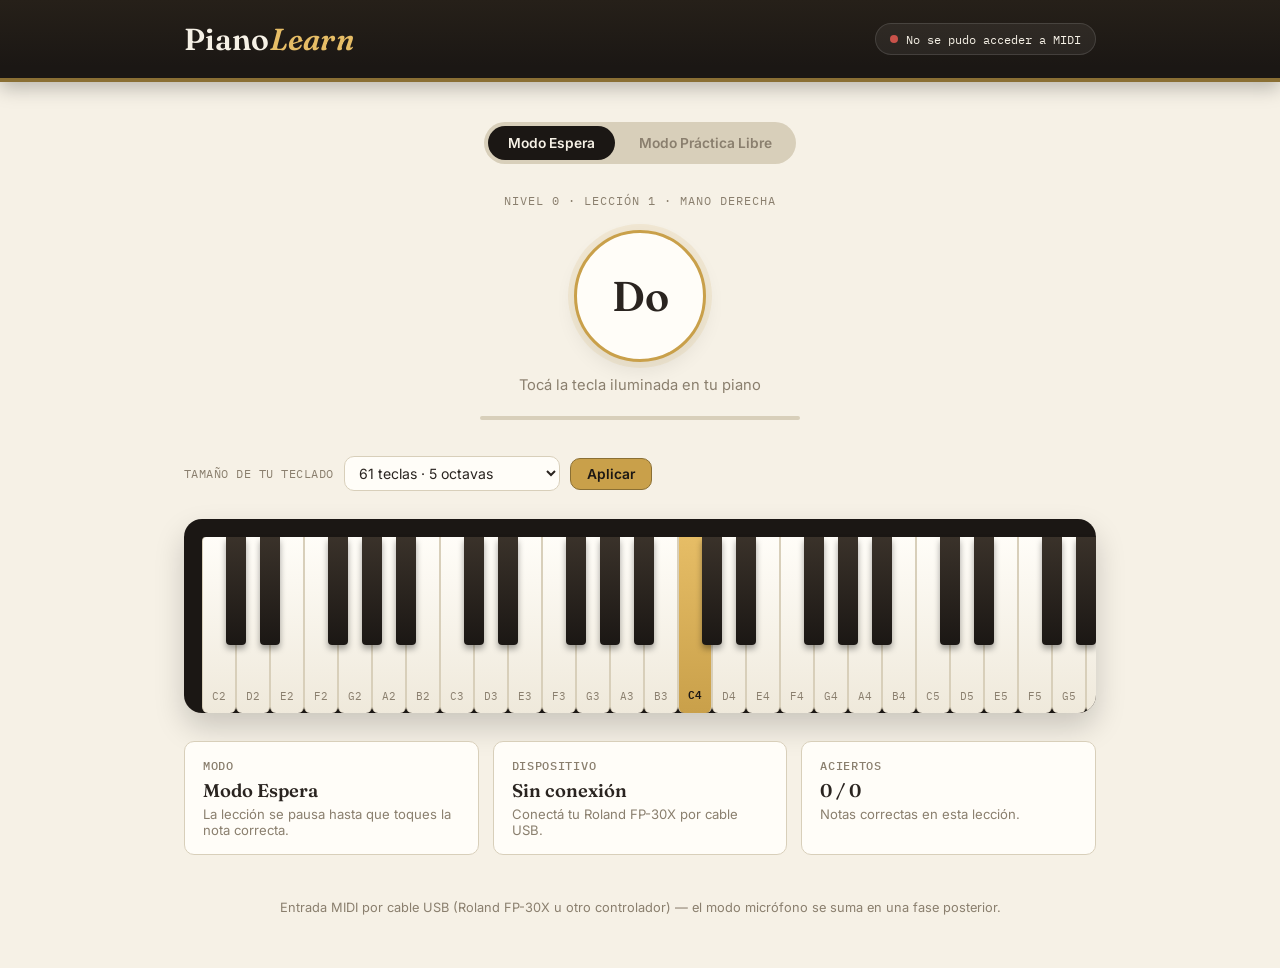
<file: index.html>
<!DOCTYPE html>
<html lang="es">
<head>
<meta charset="UTF-8" />
<meta name="viewport" content="width=device-width, initial-scale=1.0" />
<title>PianoLearn — Nivel 0</title>
<link rel="preconnect" href="https://fonts.googleapis.com">
<link rel="preconnect" href="https://fonts.gstatic.com" crossorigin>
<link href="https://fonts.googleapis.com/css2?family=Fraunces:opsz,wght@9..144,400;9..144,600;9..144,700&family=Inter:wght@400;500;600;700&family=IBM+Plex+Mono:wght@400;500&display=swap" rel="stylesheet">
<link rel="stylesheet" href="css/styles.css" />
</head>
<body>

  <header class="fallboard">
    <div class="fallboard__inner">
      <h1 class="brand">Piano<span>Learn</span></h1>
      <div class="status-pill" id="midiStatus" data-state="searching">
        <span class="status-dot"></span>
        <span class="status-text">Buscando piano MIDI…</span>
      </div>
    </div>
  </header>

  <main class="stage">

    <div class="mode-switch" id="modeSwitch" role="group" aria-label="Modalidad de aprendizaje">
      <button type="button" class="mode-switch__btn" data-mode="wait" aria-pressed="true">
        Modo Espera
      </button>
      <button type="button" class="mode-switch__btn" data-mode="free" aria-pressed="false">
        Modo Práctica Libre
      </button>
    </div>

    <section class="lesson-card" aria-live="polite">
      <p class="lesson-eyebrow" id="lessonEyebrow">Nivel 0 · Lección 1 · Mano derecha</p>
      <div class="target-note">
        <span class="target-note__ring" id="targetRing">
          <span class="target-note__label" id="targetLabel">Do</span>
        </span>
        <p class="target-note__hint" id="targetHint">Tocá la tecla iluminada en tu piano</p>
      </div>
      <div class="progress-track" id="progressTrack" aria-hidden="true">
        <div class="progress-fill" id="progressFill"></div>
      </div>
    </section>

    <section class="keyboard-controls">
      <label for="keySizeSelect">Tamaño de tu teclado</label>
      <select id="keySizeSelect">
        <option value="25">25 teclas · 2 octavas</option>
        <option value="37">37 teclas · 3 octavas</option>
        <option value="49">49 teclas · 4 octavas</option>
        <option value="61" selected>61 teclas · 5 octavas</option>
        <option value="76">76 teclas</option>
        <option value="88">88 teclas · piano completo</option>
        <option value="custom">Otra cantidad…</option>
      </select>
      <input type="number" id="keyCountCustom" min="12" max="108" value="61" style="display:none" aria-label="Cantidad de teclas personalizada" />
      <button type="button" id="applyKeyboardSize">Aplicar</button>
      <p class="keyboard-controls__note" id="keyboardAutoNote"></p>
    </section>

    <section class="keyboard-wrap">
      <div class="keyboard" id="keyboard" role="img" aria-label="Teclado virtual de piano"></div>
    </section>

    <section class="panel-row">
      <div class="panel">
        <h2>Modo</h2>
        <p id="modeLabel">Modo Espera</p>
        <p class="panel__sub" id="modeSub">La lección se pausa hasta que toques la nota correcta.</p>
      </div>
      <div class="panel">
        <h2>Dispositivo</h2>
        <p id="deviceLabel">Sin conexión</p>
        <p class="panel__sub" id="deviceSub">Conectá tu Roland FP-30X por cable USB.</p>
      </div>
      <div class="panel">
        <h2 id="scorePanelTitle">Aciertos</h2>
        <p id="scoreLabel">0 / 0</p>
        <p class="panel__sub" id="scorePanelSub">Notas correctas en esta lección.</p>
      </div>
    </section>

  </main>

  <footer class="site-footer">
    <p>Entrada MIDI por cable USB (Roland FP-30X u otro controlador) — el modo micrófono se suma en una fase posterior.</p>
  </footer>

  <script src="js/midiEngine.js"></script>
  <script src="js/keyboardRenderer.js"></script>
  <script src="js/gameLogic.js"></script>
  <script src="js/app.js"></script>
</body>
</html>
</file>
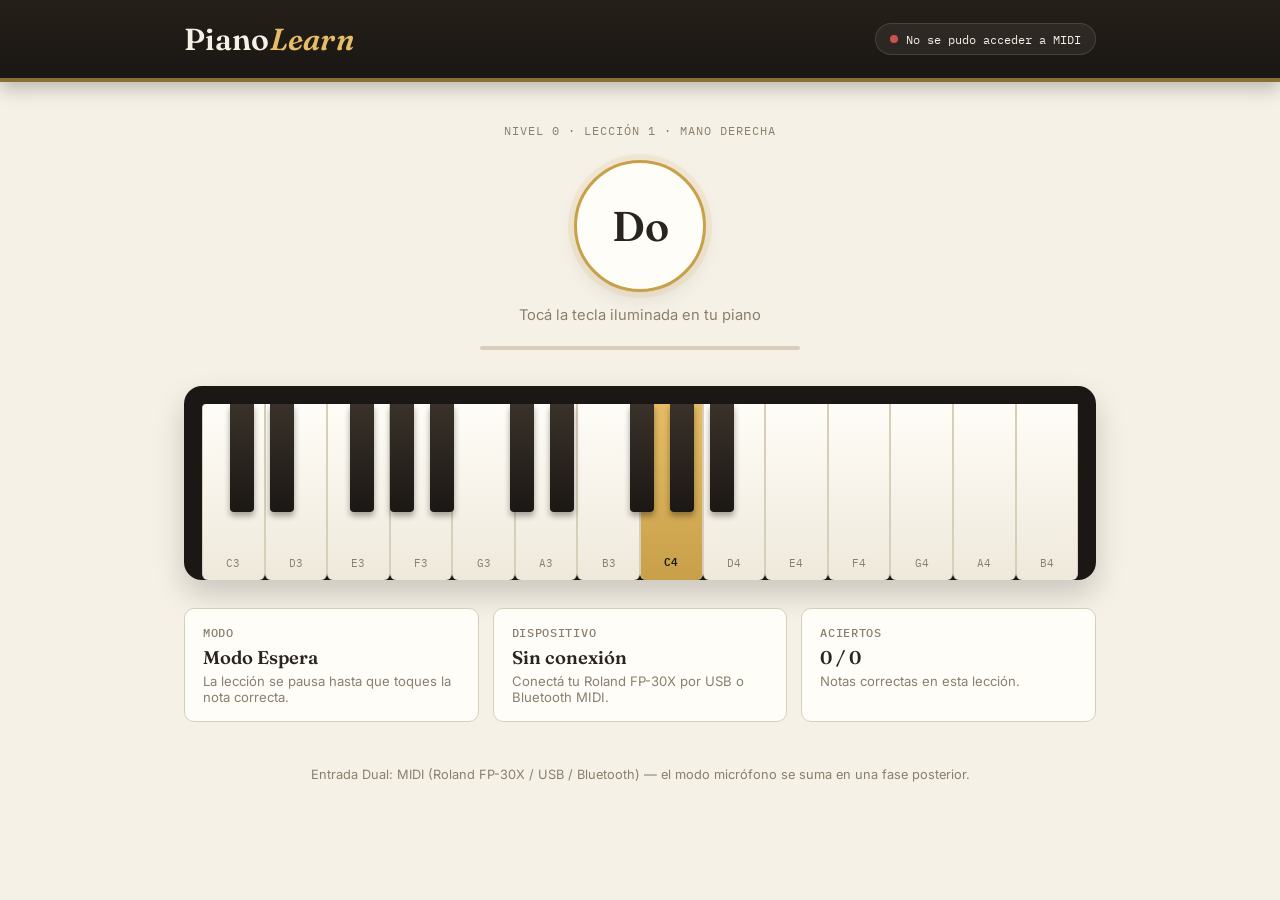
<file: piano-learn-app/index.html>
<!DOCTYPE html>
<html lang="es">
<head>
<meta charset="UTF-8" />
<meta name="viewport" content="width=device-width, initial-scale=1.0" />
<title>PianoLearn — Nivel 0</title>
<link rel="preconnect" href="https://fonts.googleapis.com">
<link rel="preconnect" href="https://fonts.gstatic.com" crossorigin>
<link href="https://fonts.googleapis.com/css2?family=Fraunces:opsz,wght@9..144,400;9..144,600;9..144,700&family=Inter:wght@400;500;600;700&family=IBM+Plex+Mono:wght@400;500&display=swap" rel="stylesheet">
<link rel="stylesheet" href="css/styles.css" />
</head>
<body>

  <header class="fallboard">
    <div class="fallboard__inner">
      <h1 class="brand">Piano<span>Learn</span></h1>
      <div class="status-pill" id="midiStatus" data-state="searching">
        <span class="status-dot"></span>
        <span class="status-text">Buscando piano MIDI…</span>
      </div>
    </div>
  </header>

  <main class="stage">

    <section class="lesson-card" aria-live="polite">
      <p class="lesson-eyebrow" id="lessonEyebrow">Nivel 0 · Lección 1 · Mano derecha</p>
      <div class="target-note">
        <span class="target-note__ring" id="targetRing">
          <span class="target-note__label" id="targetLabel">Do</span>
        </span>
        <p class="target-note__hint" id="targetHint">Tocá la tecla iluminada en tu piano</p>
      </div>
      <div class="progress-track" aria-hidden="true">
        <div class="progress-fill" id="progressFill"></div>
      </div>
    </section>

    <section class="keyboard-wrap">
      <div class="keyboard" id="keyboard" role="img" aria-label="Teclado virtual de piano"></div>
    </section>

    <section class="panel-row">
      <div class="panel">
        <h2>Modo</h2>
        <p id="modeLabel">Modo Espera</p>
        <p class="panel__sub">La lección se pausa hasta que toques la nota correcta.</p>
      </div>
      <div class="panel">
        <h2>Dispositivo</h2>
        <p id="deviceLabel">Sin conexión</p>
        <p class="panel__sub" id="deviceSub">Conectá tu Roland FP-30X por USB o Bluetooth MIDI.</p>
      </div>
      <div class="panel">
        <h2>Aciertos</h2>
        <p id="scoreLabel">0 / 0</p>
        <p class="panel__sub">Notas correctas en esta lección.</p>
      </div>
    </section>

  </main>

  <footer class="site-footer">
    <p>Entrada Dual: MIDI (Roland FP-30X / USB / Bluetooth) — el modo micrófono se suma en una fase posterior.</p>
  </footer>

  <script src="js/midiEngine.js"></script>
  <script src="js/keyboardRenderer.js"></script>
  <script src="js/gameLogic.js"></script>
  <script src="js/app.js"></script>
</body>
</html>
</file>
<file: css/styles.css>
/* ============================================================
   PianoLearn — tokens
   ============================================================ */
:root{
  --ebony: #1b1714;
  --ebony-soft: #262019;
  --ivory: #f6f1e6;
  --ivory-key: #fffdf8;
  --ivory-key-shadow: #d8cfba;
  --brass: #c9a04a;
  --brass-bright: #e6bd66;
  --brass-dim: #8a6f34;
  --ink: #2a2420;
  --muted: #8a7f6e;
  --correct: #4f9d6e;
  --correct-glow: rgba(79,157,110,0.35);
  --wrong: #c9524a;
  --wrong-glow: rgba(201,82,74,0.35);

  --font-display: "Fraunces", serif;
  --font-body: "Inter", sans-serif;
  --font-mono: "IBM Plex Mono", monospace;

  --radius-lg: 18px;
  --radius-md: 10px;
}

*{ box-sizing: border-box; }

@media (prefers-reduced-motion: reduce){
  *{ animation-duration: 0.001ms !important; transition-duration: 0.001ms !important; }
}

html, body{
  margin: 0;
  min-height: 100%;
  background: var(--ivory);
  color: var(--ink);
  font-family: var(--font-body);
}

/* ============================================================
   Fallboard — the header, styled like the wood lid above piano keys
   ============================================================ */
.fallboard{
  background:
    linear-gradient(180deg, var(--ebony-soft) 0%, var(--ebony) 85%);
  border-bottom: 4px solid var(--brass-dim);
  box-shadow: 0 6px 18px rgba(0,0,0,0.25);
}
.fallboard__inner{
  max-width: 960px;
  margin: 0 auto;
  padding: 20px 24px;
  display: flex;
  align-items: center;
  justify-content: space-between;
  gap: 16px;
  flex-wrap: wrap;
}
.brand{
  font-family: var(--font-display);
  font-weight: 600;
  font-size: clamp(1.4rem, 2.4vw, 1.9rem);
  color: var(--ivory);
  margin: 0;
  letter-spacing: 0.01em;
}
.brand span{ color: var(--brass-bright); font-style: italic; }

.status-pill{
  display: flex;
  align-items: center;
  gap: 8px;
  padding: 7px 14px;
  border-radius: 999px;
  background: rgba(255,255,255,0.06);
  border: 1px solid rgba(255,255,255,0.12);
  font-family: var(--font-mono);
  font-size: 0.78rem;
  color: var(--ivory);
}
.status-dot{
  width: 8px; height: 8px; border-radius: 50%;
  background: var(--muted);
  flex-shrink: 0;
}
.status-pill[data-state="connected"] .status-dot{ background: var(--correct); box-shadow: 0 0 8px var(--correct-glow); }
.status-pill[data-state="connected"]{ border-color: rgba(79,157,110,0.35); }
.status-pill[data-state="error"] .status-dot{ background: var(--wrong); }
.status-pill[data-state="searching"] .status-dot{ animation: pulse 1.6s ease-in-out infinite; }

@keyframes pulse{
  0%, 100%{ opacity: 0.4; }
  50%{ opacity: 1; }
}

/* ============================================================
   Stage
   ============================================================ */
.stage{
  max-width: 960px;
  margin: 0 auto;
  padding: 40px 24px 24px;
}

/* ============================================================
   Mode switch — segmented control for learning modalities
   ============================================================ */
.mode-switch{
  display: inline-flex;
  margin: 0 auto 28px;
  padding: 4px;
  background: var(--ivory-key-shadow);
  border-radius: 999px;
  gap: 4px;
}
.stage > .mode-switch{ display: flex; width: max-content; }
.mode-switch__btn{
  font-family: var(--font-body);
  font-weight: 600;
  font-size: 0.86rem;
  padding: 9px 20px;
  border: none;
  border-radius: 999px;
  background: transparent;
  color: var(--muted);
  cursor: pointer;
  transition: background 150ms ease, color 150ms ease;
}
.mode-switch__btn:hover{ color: var(--ink); }
.mode-switch__btn[aria-pressed="true"]{
  background: var(--ebony);
  color: var(--ivory);
}
.mode-switch__btn:focus-visible{
  outline: 2px solid var(--brass);
  outline-offset: 2px;
}

.lesson-card{
  text-align: center;
  margin-bottom: 36px;
}
.lesson-eyebrow{
  font-family: var(--font-mono);
  font-size: 0.78rem;
  letter-spacing: 0.08em;
  text-transform: uppercase;
  color: var(--muted);
  margin: 0 0 22px;
}

.target-note{ display: flex; flex-direction: column; align-items: center; gap: 14px; }
.target-note__ring{
  width: 132px; height: 132px;
  border-radius: 50%;
  display: flex; align-items: center; justify-content: center;
  background: var(--ivory-key);
  border: 3px solid var(--brass);
  box-shadow: 0 0 0 6px rgba(201,160,74,0.12), 0 8px 20px rgba(0,0,0,0.08);
  transition: border-color 220ms ease, box-shadow 220ms ease, background 220ms ease;
}
.target-note__ring[data-feedback="correct"]{
  border-color: var(--correct);
  box-shadow: 0 0 0 6px var(--correct-glow), 0 8px 20px rgba(0,0,0,0.08);
  background: #eef8f1;
}
.target-note__ring[data-feedback="wrong"]{
  border-color: var(--wrong);
  box-shadow: 0 0 0 6px var(--wrong-glow), 0 8px 20px rgba(0,0,0,0.08);
  background: #fbeeed;
}
.target-note__label{
  font-family: var(--font-display);
  font-size: 2.6rem;
  font-weight: 600;
  color: var(--ink);
}
.target-note__hint{
  margin: 0;
  color: var(--muted);
  font-size: 0.92rem;
}

.progress-track{
  max-width: 320px;
  margin: 22px auto 0;
  height: 4px;
  border-radius: 999px;
  background: var(--ivory-key-shadow);
  overflow: hidden;
}
.progress-fill{
  height: 100%;
  width: 0%;
  background: var(--brass);
  transition: width 320ms ease;
}

/* ============================================================
   Keyboard size controls
   ============================================================ */
.keyboard-controls{
  display: flex;
  align-items: center;
  flex-wrap: wrap;
  gap: 10px;
  margin-bottom: 14px;
  font-size: 0.88rem;
}
.keyboard-controls label{
  font-family: var(--font-mono);
  font-size: 0.76rem;
  text-transform: uppercase;
  letter-spacing: 0.04em;
  color: var(--muted);
}
.keyboard-controls select,
.keyboard-controls input[type="number"]{
  font-family: var(--font-body);
  font-size: 0.88rem;
  padding: 7px 10px;
  border-radius: var(--radius-md);
  border: 1px solid var(--ivory-key-shadow);
  background: var(--ivory-key);
  color: var(--ink);
}
.keyboard-controls input[type="number"]{ width: 84px; }
.keyboard-controls button{
  font-family: var(--font-body);
  font-weight: 600;
  font-size: 0.86rem;
  padding: 7px 16px;
  border-radius: var(--radius-md);
  border: 1px solid var(--brass-dim);
  background: var(--brass);
  color: var(--ebony);
  cursor: pointer;
  transition: background 120ms ease;
}
.keyboard-controls button:hover{ background: var(--brass-bright); }
.keyboard-controls button:focus-visible,
.keyboard-controls select:focus-visible,
.keyboard-controls input:focus-visible{
  outline: 2px solid var(--brass-dim);
  outline-offset: 2px;
}
.keyboard-controls__note{
  flex-basis: 100%;
  margin: 4px 0 0;
  color: var(--muted);
  font-size: 0.78rem;
  line-height: 1.4;
}

/* ============================================================
   Keyboard — real proportions, white + black keys
   ============================================================ */
.keyboard-wrap{
  background: var(--ebony);
  border-radius: var(--radius-lg);
  padding: 18px 18px 0;
  box-shadow: 0 14px 30px rgba(0,0,0,0.18);
  overflow-x: auto;
}
.keyboard{
  position: relative;
  display: flex;
  height: 176px;
  /* el ancho real lo fija KeyboardRenderer según la cantidad de teclas */
}
.key{
  position: relative;
  border: none;
  cursor: default;
  transition: background 120ms ease, box-shadow 120ms ease;
}
.key--white{
  /* ancho fijo (no flex-grow): así las negras, posicionadas en px por JS,
     quedan siempre alineadas sin importar cuántas teclas haya en total */
  flex: 0 0 34px;
  width: 34px;
  height: 176px;
  background: linear-gradient(180deg, var(--ivory-key) 0%, #efe9db 100%);
  border-left: 1px solid var(--ivory-key-shadow);
  border-right: 1px solid var(--ivory-key-shadow);
  border-radius: 0 0 6px 6px;
  z-index: 1;
}
.key--white:first-child{ border-top-left-radius: 4px; }
.key--black{
  position: absolute;
  top: 0;
  width: 20px;
  height: 108px;
  background: linear-gradient(180deg, #3a322a 0%, var(--ebony) 100%);
  border-radius: 0 0 4px 4px;
  z-index: 2;
  box-shadow: 0 4px 6px rgba(0,0,0,0.35);
}
.key__label{
  position: absolute;
  bottom: 10px;
  left: 0; right: 0;
  text-align: center;
  font-family: var(--font-mono);
  font-size: 0.68rem;
  color: var(--muted);
  pointer-events: none;
}
.key--black .key__label{ color: rgba(255,255,255,0.45); }

.key--target{ background: linear-gradient(180deg, var(--brass-bright) 0%, var(--brass) 100%); }
.key--target .key__label{ color: var(--ebony); font-weight: 600; }
.key--correct{ background: linear-gradient(180deg, #7fcb9c 0%, var(--correct) 100%); }
.key--wrong{ background: linear-gradient(180deg, #e08a83 0%, var(--wrong) 100%); }

/* ============================================================
   Info panels
   ============================================================ */
.panel-row{
  display: grid;
  grid-template-columns: repeat(3, 1fr);
  gap: 14px;
  margin-top: 28px;
}
.panel{
  background: var(--ivory-key);
  border: 1px solid var(--ivory-key-shadow);
  border-radius: var(--radius-md);
  padding: 16px 18px;
}
.panel h2{
  margin: 0 0 6px;
  font-family: var(--font-mono);
  font-size: 0.72rem;
  letter-spacing: 0.06em;
  text-transform: uppercase;
  color: var(--muted);
  font-weight: 500;
}
.panel p{ margin: 0; }
.panel p:first-of-type + .panel__sub{ margin-top: 4px; }
.panel__sub{ color: var(--muted); font-size: 0.82rem; }
#modeLabel, #deviceLabel, #scoreLabel{
  font-family: var(--font-display);
  font-size: 1.15rem;
  font-weight: 600;
}

.site-footer{
  max-width: 960px;
  margin: 0 auto;
  padding: 8px 24px 40px;
  color: var(--muted);
  font-size: 0.8rem;
  text-align: center;
}

@media (max-width: 640px){
  .panel-row{ grid-template-columns: 1fr; }
  .target-note__ring{ width: 108px; height: 108px; }
  .target-note__label{ font-size: 2.1rem; }
}
</file>
<file: piano-learn-app/css/styles.css>
/* ============================================================
   PianoLearn — tokens
   ============================================================ */
:root{
  --ebony: #1b1714;
  --ebony-soft: #262019;
  --ivory: #f6f1e6;
  --ivory-key: #fffdf8;
  --ivory-key-shadow: #d8cfba;
  --brass: #c9a04a;
  --brass-bright: #e6bd66;
  --brass-dim: #8a6f34;
  --ink: #2a2420;
  --muted: #8a7f6e;
  --correct: #4f9d6e;
  --correct-glow: rgba(79,157,110,0.35);
  --wrong: #c9524a;
  --wrong-glow: rgba(201,82,74,0.35);

  --font-display: "Fraunces", serif;
  --font-body: "Inter", sans-serif;
  --font-mono: "IBM Plex Mono", monospace;

  --radius-lg: 18px;
  --radius-md: 10px;
}

*{ box-sizing: border-box; }

@media (prefers-reduced-motion: reduce){
  *{ animation-duration: 0.001ms !important; transition-duration: 0.001ms !important; }
}

html, body{
  margin: 0;
  min-height: 100%;
  background: var(--ivory);
  color: var(--ink);
  font-family: var(--font-body);
}

/* ============================================================
   Fallboard — the header, styled like the wood lid above piano keys
   ============================================================ */
.fallboard{
  background:
    linear-gradient(180deg, var(--ebony-soft) 0%, var(--ebony) 85%);
  border-bottom: 4px solid var(--brass-dim);
  box-shadow: 0 6px 18px rgba(0,0,0,0.25);
}
.fallboard__inner{
  max-width: 960px;
  margin: 0 auto;
  padding: 20px 24px;
  display: flex;
  align-items: center;
  justify-content: space-between;
  gap: 16px;
  flex-wrap: wrap;
}
.brand{
  font-family: var(--font-display);
  font-weight: 600;
  font-size: clamp(1.4rem, 2.4vw, 1.9rem);
  color: var(--ivory);
  margin: 0;
  letter-spacing: 0.01em;
}
.brand span{ color: var(--brass-bright); font-style: italic; }

.status-pill{
  display: flex;
  align-items: center;
  gap: 8px;
  padding: 7px 14px;
  border-radius: 999px;
  background: rgba(255,255,255,0.06);
  border: 1px solid rgba(255,255,255,0.12);
  font-family: var(--font-mono);
  font-size: 0.78rem;
  color: var(--ivory);
}
.status-dot{
  width: 8px; height: 8px; border-radius: 50%;
  background: var(--muted);
  flex-shrink: 0;
}
.status-pill[data-state="connected"] .status-dot{ background: var(--correct); box-shadow: 0 0 8px var(--correct-glow); }
.status-pill[data-state="connected"]{ border-color: rgba(79,157,110,0.35); }
.status-pill[data-state="error"] .status-dot{ background: var(--wrong); }
.status-pill[data-state="searching"] .status-dot{ animation: pulse 1.6s ease-in-out infinite; }

@keyframes pulse{
  0%, 100%{ opacity: 0.4; }
  50%{ opacity: 1; }
}

/* ============================================================
   Stage
   ============================================================ */
.stage{
  max-width: 960px;
  margin: 0 auto;
  padding: 40px 24px 24px;
}

.lesson-card{
  text-align: center;
  margin-bottom: 36px;
}
.lesson-eyebrow{
  font-family: var(--font-mono);
  font-size: 0.78rem;
  letter-spacing: 0.08em;
  text-transform: uppercase;
  color: var(--muted);
  margin: 0 0 22px;
}

.target-note{ display: flex; flex-direction: column; align-items: center; gap: 14px; }
.target-note__ring{
  width: 132px; height: 132px;
  border-radius: 50%;
  display: flex; align-items: center; justify-content: center;
  background: var(--ivory-key);
  border: 3px solid var(--brass);
  box-shadow: 0 0 0 6px rgba(201,160,74,0.12), 0 8px 20px rgba(0,0,0,0.08);
  transition: border-color 220ms ease, box-shadow 220ms ease, background 220ms ease;
}
.target-note__ring[data-feedback="correct"]{
  border-color: var(--correct);
  box-shadow: 0 0 0 6px var(--correct-glow), 0 8px 20px rgba(0,0,0,0.08);
  background: #eef8f1;
}
.target-note__ring[data-feedback="wrong"]{
  border-color: var(--wrong);
  box-shadow: 0 0 0 6px var(--wrong-glow), 0 8px 20px rgba(0,0,0,0.08);
  background: #fbeeed;
}
.target-note__label{
  font-family: var(--font-display);
  font-size: 2.6rem;
  font-weight: 600;
  color: var(--ink);
}
.target-note__hint{
  margin: 0;
  color: var(--muted);
  font-size: 0.92rem;
}

.progress-track{
  max-width: 320px;
  margin: 22px auto 0;
  height: 4px;
  border-radius: 999px;
  background: var(--ivory-key-shadow);
  overflow: hidden;
}
.progress-fill{
  height: 100%;
  width: 0%;
  background: var(--brass);
  transition: width 320ms ease;
}

/* ============================================================
   Keyboard — real proportions, white + black keys
   ============================================================ */
.keyboard-wrap{
  background: var(--ebony);
  border-radius: var(--radius-lg);
  padding: 18px 18px 0;
  box-shadow: 0 14px 30px rgba(0,0,0,0.18);
  overflow-x: auto;
}
.keyboard{
  position: relative;
  display: flex;
  height: 176px;
  min-width: 640px;
}
.key{
  position: relative;
  border: none;
  cursor: default;
  transition: background 120ms ease, box-shadow 120ms ease;
}
.key--white{
  flex: 1 0 auto;
  width: 40px;
  height: 176px;
  background: linear-gradient(180deg, var(--ivory-key) 0%, #efe9db 100%);
  border-left: 1px solid var(--ivory-key-shadow);
  border-right: 1px solid var(--ivory-key-shadow);
  border-radius: 0 0 6px 6px;
  z-index: 1;
}
.key--white:first-child{ border-top-left-radius: 4px; }
.key--black{
  position: absolute;
  top: 0;
  width: 24px;
  height: 108px;
  background: linear-gradient(180deg, #3a322a 0%, var(--ebony) 100%);
  border-radius: 0 0 4px 4px;
  z-index: 2;
  box-shadow: 0 4px 6px rgba(0,0,0,0.35);
}
.key__label{
  position: absolute;
  bottom: 10px;
  left: 0; right: 0;
  text-align: center;
  font-family: var(--font-mono);
  font-size: 0.68rem;
  color: var(--muted);
  pointer-events: none;
}
.key--black .key__label{ color: rgba(255,255,255,0.45); }

.key--target{ background: linear-gradient(180deg, var(--brass-bright) 0%, var(--brass) 100%); }
.key--target .key__label{ color: var(--ebony); font-weight: 600; }
.key--correct{ background: linear-gradient(180deg, #7fcb9c 0%, var(--correct) 100%); }
.key--wrong{ background: linear-gradient(180deg, #e08a83 0%, var(--wrong) 100%); }

/* ============================================================
   Info panels
   ============================================================ */
.panel-row{
  display: grid;
  grid-template-columns: repeat(3, 1fr);
  gap: 14px;
  margin-top: 28px;
}
.panel{
  background: var(--ivory-key);
  border: 1px solid var(--ivory-key-shadow);
  border-radius: var(--radius-md);
  padding: 16px 18px;
}
.panel h2{
  margin: 0 0 6px;
  font-family: var(--font-mono);
  font-size: 0.72rem;
  letter-spacing: 0.06em;
  text-transform: uppercase;
  color: var(--muted);
  font-weight: 500;
}
.panel p{ margin: 0; }
.panel p:first-of-type + .panel__sub{ margin-top: 4px; }
.panel__sub{ color: var(--muted); font-size: 0.82rem; }
#modeLabel, #deviceLabel, #scoreLabel{
  font-family: var(--font-display);
  font-size: 1.15rem;
  font-weight: 600;
}

.site-footer{
  max-width: 960px;
  margin: 0 auto;
  padding: 8px 24px 40px;
  color: var(--muted);
  font-size: 0.8rem;
  text-align: center;
}

@media (max-width: 640px){
  .panel-row{ grid-template-columns: 1fr; }
  .target-note__ring{ width: 108px; height: 108px; }
  .target-note__label{ font-size: 2.1rem; }
}
</file>
